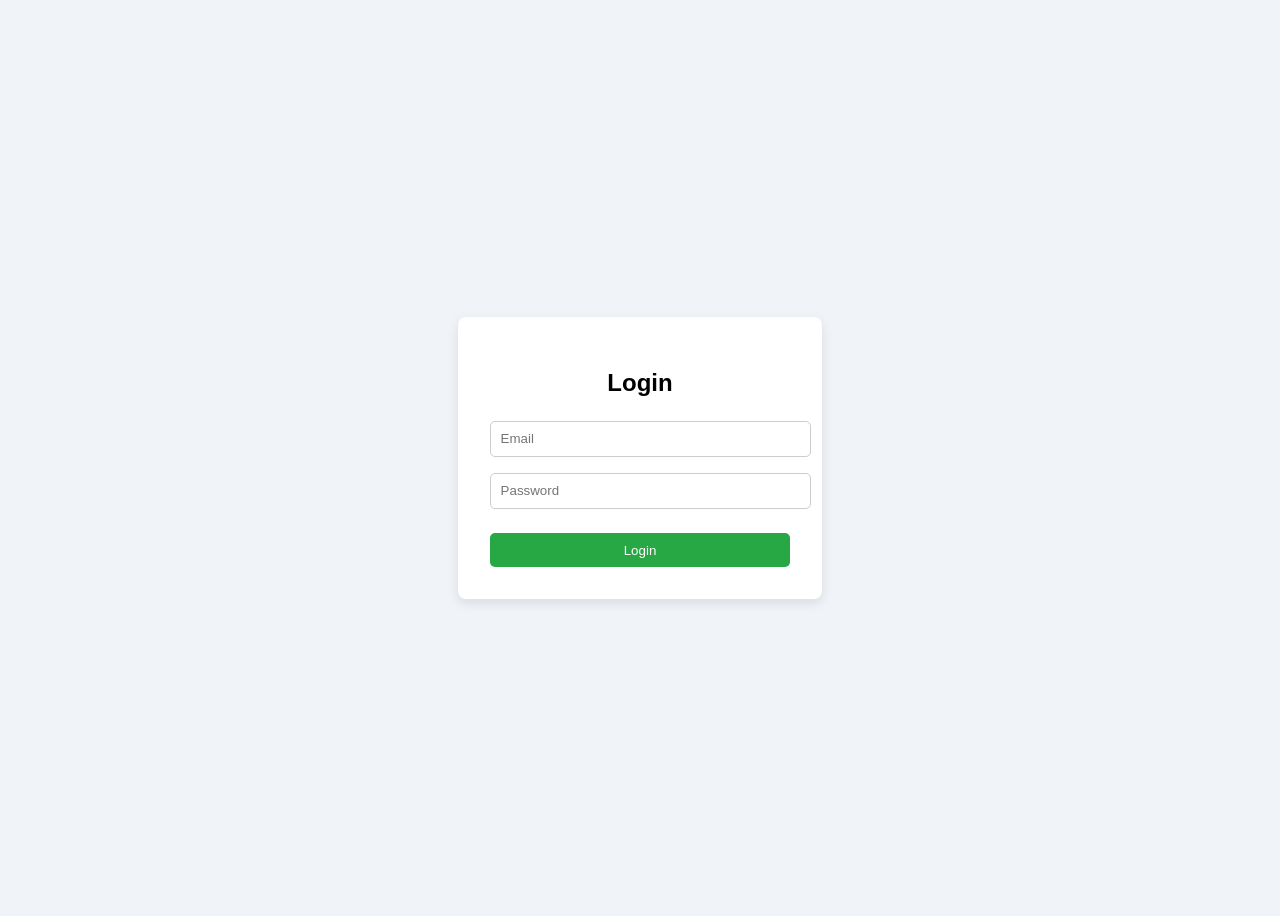
<file: index.html>
<!DOCTYPE html>
<html lang="en">
<head>
  <meta charset="UTF-8">
  <title>Login</title>
  <style>
    body {
      font-family: Arial, sans-serif;
      background: #f0f4f8;
      display: flex;
      justify-content: center;
      align-items: center;
      height: 100vh;
    }
    .login-container {
      background: white;
      padding: 2rem;
      border-radius: 8px;
      box-shadow: 0 4px 12px rgba(0,0,0,0.1);
      width: 300px;
    }
    h2 {
      text-align: center;
      margin-bottom: 1rem;
    }
    input {
      width: 100%;
      padding: 0.6rem;
      margin: 0.5rem 0;
      border: 1px solid #ccc;
      border-radius: 5px;
    }
    .btn {
      width: 100%;
      padding: 0.6rem;
      background: #28a745;
      color: white;
      border: none;
      border-radius: 5px;
      cursor: pointer;
      margin-top: 1rem;
    }
    .btn:hover {
      background: #218838;
    }
    .error {
      color: red;
      font-size: 0.85rem;
    }
    .success {
      color: green;
      font-size: 0.85rem;
    }
  </style>
</head>
<body>

<div class="login-container">
  <h2>Login</h2>
  <form id="loginForm">
    <input type="email" id="email" placeholder="Email" required>
    <input type="password" id="password" placeholder="Password" required>
    <div id="loginMessage" class="error"></div>
    <button type="submit" class="btn">Login</button>
  </form>
</div>

<script>
  const loginForm = document.getElementById("loginForm");
  const loginMessage = document.getElementById("loginMessage");

  loginForm.addEventListener("submit", function (e) {
    e.preventDefault();

    const email = document.getElementById("email").value.trim();
    const password = document.getElementById("password").value;

    if (!email || !password) {
      loginMessage.textContent = "Both fields are required.";
      return;
    }

    // Simulated login logic (in a real app, you'd send this to the backend)
    // For now, just simulate success
    loginMessage.className = "success";
    loginMessage.textContent = "Login successful!";
    
    // Redirect or perform further actions
  });
</script>

</body>
</html>
</file>
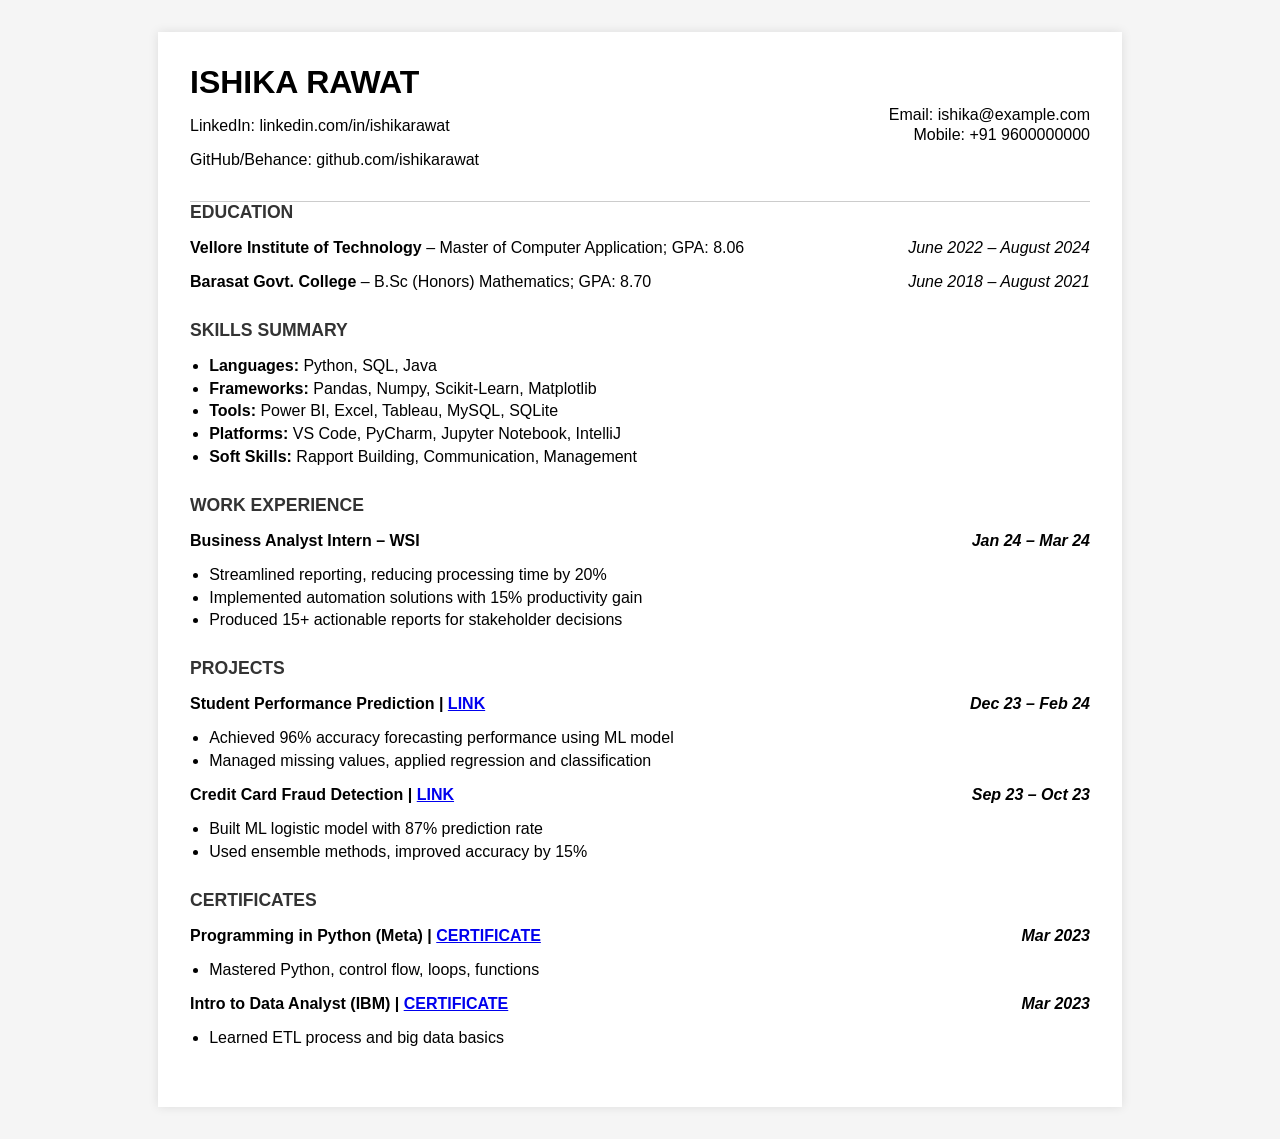
<file: btechlayout.html>
<!DOCTYPE html>
<html lang="en">
<head>
  <meta charset="UTF-8">
  <meta name="viewport" content="width=device-width, initial-scale=1.0">
  <title>Professional Resume</title>
  <style>
    body {
      font-family: Arial, sans-serif;
      margin: 0;
      padding: 2rem;
      background-color: #f5f5f5;
    }
    .resume {
      background: white;
      padding: 2rem;
      max-width: 900px;
      margin: auto;
      box-shadow: 0 0 10px rgba(0,0,0,0.1);
    }
    .section {
      margin-bottom: 1.8rem;
    }
    .header {
      display: flex;
      justify-content: space-between;
      align-items: center;
      border-bottom: 1px solid #ccc;
      padding-bottom: 1rem;
    }
    .header h1 {
      margin: 0;
    }
    .contact {
      text-align: right;
    }
    .contact p {
      margin: 2px 0;
    }
    .sub-section-title {
      font-weight: bold;
      margin-bottom: 0.5rem;
      color: #333;
      font-size: 1.1rem;
    }
    .section ul {
      padding-left: 1.2rem;
    }
    .section li {
      margin-bottom: 0.3rem;
    }
    .project, .job, .cert {
      margin-bottom: 1rem;
    }
    .project-title, .job-title, .cert-title {
      font-weight: bold;
    }
    .date {
      float: right;
      font-style: italic;
    }
    .clear {
      clear: both;
    }
  </style>
</head>
<body>
  <div class="resume">
    <div class="header">
      <div>
        <h1>ISHIKA RAWAT</h1>
        <p>LinkedIn: linkedin.com/in/ishikarawat</p>
        <p>GitHub/Behance: github.com/ishikarawat</p>
      </div>
      <div class="contact">
        <p>Email: ishika@example.com</p>
        <p>Mobile: +91 9600000000</p>
      </div>
    </div>

    <div class="section">
      <div class="sub-section-title">EDUCATION</div>
      <p><strong>Vellore Institute of Technology</strong> – Master of Computer Application; GPA: 8.06 <span class="date">June 2022 – August 2024</span></p>
      <p><strong>Barasat Govt. College</strong> – B.Sc (Honors) Mathematics; GPA: 8.70 <span class="date">June 2018 – August 2021</span></p>
    </div>

    <div class="section">
      <div class="sub-section-title">SKILLS SUMMARY</div>
      <ul>
        <li><strong>Languages:</strong> Python, SQL, Java</li>
        <li><strong>Frameworks:</strong> Pandas, Numpy, Scikit-Learn, Matplotlib</li>
        <li><strong>Tools:</strong> Power BI, Excel, Tableau, MySQL, SQLite</li>
        <li><strong>Platforms:</strong> VS Code, PyCharm, Jupyter Notebook, IntelliJ</li>
        <li><strong>Soft Skills:</strong> Rapport Building, Communication, Management</li>
      </ul>
    </div>

    <div class="section">
      <div class="sub-section-title">WORK EXPERIENCE</div>
      <div class="job">
        <p class="job-title">Business Analyst Intern – WSI <span class="date">Jan 24 – Mar 24</span></p>
        <ul>
          <li>Streamlined reporting, reducing processing time by 20%</li>
          <li>Implemented automation solutions with 15% productivity gain</li>
          <li>Produced 15+ actionable reports for stakeholder decisions</li>
        </ul>
      </div>
    </div>

    <div class="section">
      <div class="sub-section-title">PROJECTS</div>
      <div class="project">
        <p class="project-title">Student Performance Prediction | <a href="#">LINK</a> <span class="date">Dec 23 – Feb 24</span></p>
        <ul>
          <li>Achieved 96% accuracy forecasting performance using ML model</li>
          <li>Managed missing values, applied regression and classification</li>
        </ul>
      </div>
      <div class="project">
        <p class="project-title">Credit Card Fraud Detection | <a href="#">LINK</a> <span class="date">Sep 23 – Oct 23</span></p>
        <ul>
          <li>Built ML logistic model with 87% prediction rate</li>
          <li>Used ensemble methods, improved accuracy by 15%</li>
        </ul>
      </div>
    </div>

    <div class="section">
      <div class="sub-section-title">CERTIFICATES</div>
      <div class="cert">
        <p class="cert-title">Programming in Python (Meta) | <a href="#">CERTIFICATE</a> <span class="date">Mar 2023</span></p>
        <ul>
          <li>Mastered Python, control flow, loops, functions</li>
        </ul>
      </div>
      <div class="cert">
        <p class="cert-title">Intro to Data Analyst (IBM) | <a href="#">CERTIFICATE</a> <span class="date">Mar 2023</span></p>
        <ul>
          <li>Learned ETL process and big data basics</li>
        </ul>
      </div>
    </div>
  </div>
</body>
</html>
</file>
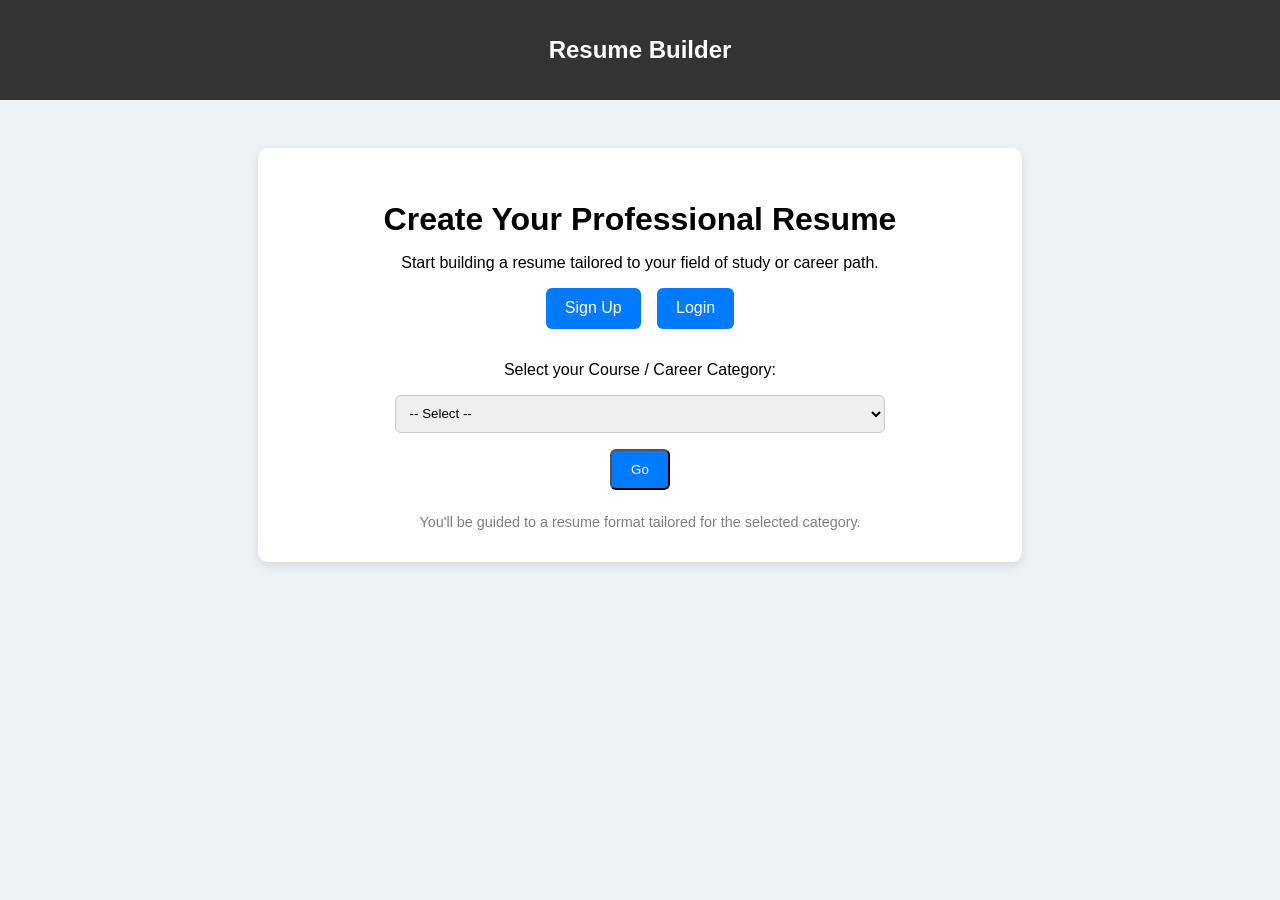
<file: home.html>
<!DOCTYPE html>
<html lang="en">
<head>
  <meta charset="UTF-8">
  <title>Resume Builder | Home</title>
  <style>
    body {
      font-family: Arial, sans-serif;
      background: #eef2f7;
      margin: 0;
      padding: 0;
    }

    header {
      background-color: #333;
      padding: 1rem;
      color: white;
      text-align: center;
    }

    .container {
      max-width: 700px;
      margin: 3rem auto;
      background: white;
      padding: 2rem;
      border-radius: 10px;
      box-shadow: 0 4px 12px rgba(0,0,0,0.1);
    }

    h1 {
      text-align: center;
      margin-bottom: 1rem;
    }

    .btn-container {
      display: flex;
      justify-content: center;
      gap: 1rem;
      margin-bottom: 2rem;
    }

    .btn {
      padding: 0.7rem 1.2rem;
      background-color: #007bff;
      color: white;
      text-decoration: none;
      border-radius: 6px;
      transition: background 0.3s;
    }

    .btn:hover {
      background-color: #0056b3;
    }

    .dropdown-section {
      text-align: center;
    }

    select {
      padding: 0.6rem;
      width: 70%;
      border-radius: 6px;
      border: 1px solid #ccc;
      margin-top: 1rem;
    }

    .note {
      margin-top: 1.5rem;
      color: gray;
      font-size: 0.9rem;
    }

    .go-btn {
      margin-top: 1rem;
    }
  </style>
</head>
<body>

<header>
  <h2>Resume Builder</h2>
</header>

<div class="container">
  <h1>Create Your Professional Resume</h1>
  <p style="text-align:center;">Start building a resume tailored to your field of study or career path.</p>

  <div class="btn-container">
    <a href="signup.html" class="btn">Sign Up</a>
    <a href="login.html" class="btn">Login</a>
  </div>

  <div class="dropdown-section">
    <label for="course">Select your Course / Career Category:</label><br>
    <select id="course">
      <option value="">-- Select --</option>
      <option value="ba.html">Bachelor's Degree (B.A, B.Com, B.Sc)</option>
      <option value="btech.html">B.Tech / B.E</option>
      <option value="mtech.html">M.Tech / M.E</option>
      <option value="mba.html">MBA</option>
      <option value="bba.html">BBA</option>
      <option value="mca.html">MCA</option>
      <option value="bca.html">BCA</option>
      <option value="llb.html">LLB</option>
      <option value="llm.html">LLM</option>
      <option value="phd.html">PhD</option>
      <option value="diploma.html">Diploma Courses</option>
      <option value="iti.html">ITI / Vocational</option>
      <option value="medical.html">Medical (MBBS, BDS, Nursing)</option>
      <option value="teaching.html">Teaching (B.Ed, M.Ed, NET)</option>
      <option value="design.html">Design & Media (BFA, MFA, B.Des, M.Des)</option>
      <option value="finance.html">Finance (CA, CFA, CMA, CS)</option>
      <option value="govt.html">Government Exams (UPSC, SSC, Banking)</option>
      <option value="freelancer.html">Freelancer / Creative Portfolio</option>
      <option value="others.html">Others</option>
    </select>

    <br>
    <button class="btn go-btn" onclick="redirectToCourse()">Go</button>

    <div class="note">
      You'll be guided to a resume format tailored for the selected category.
    </div>
  </div>
</div>

<script>
  function redirectToCourse() {
    const selected = document.getElementById("course").value;
    if (selected) {
      window.location.href = selected;
    } else {
      alert("Please select a course before proceeding.");
    }
  }
</script>

</body>
</html>
</file>
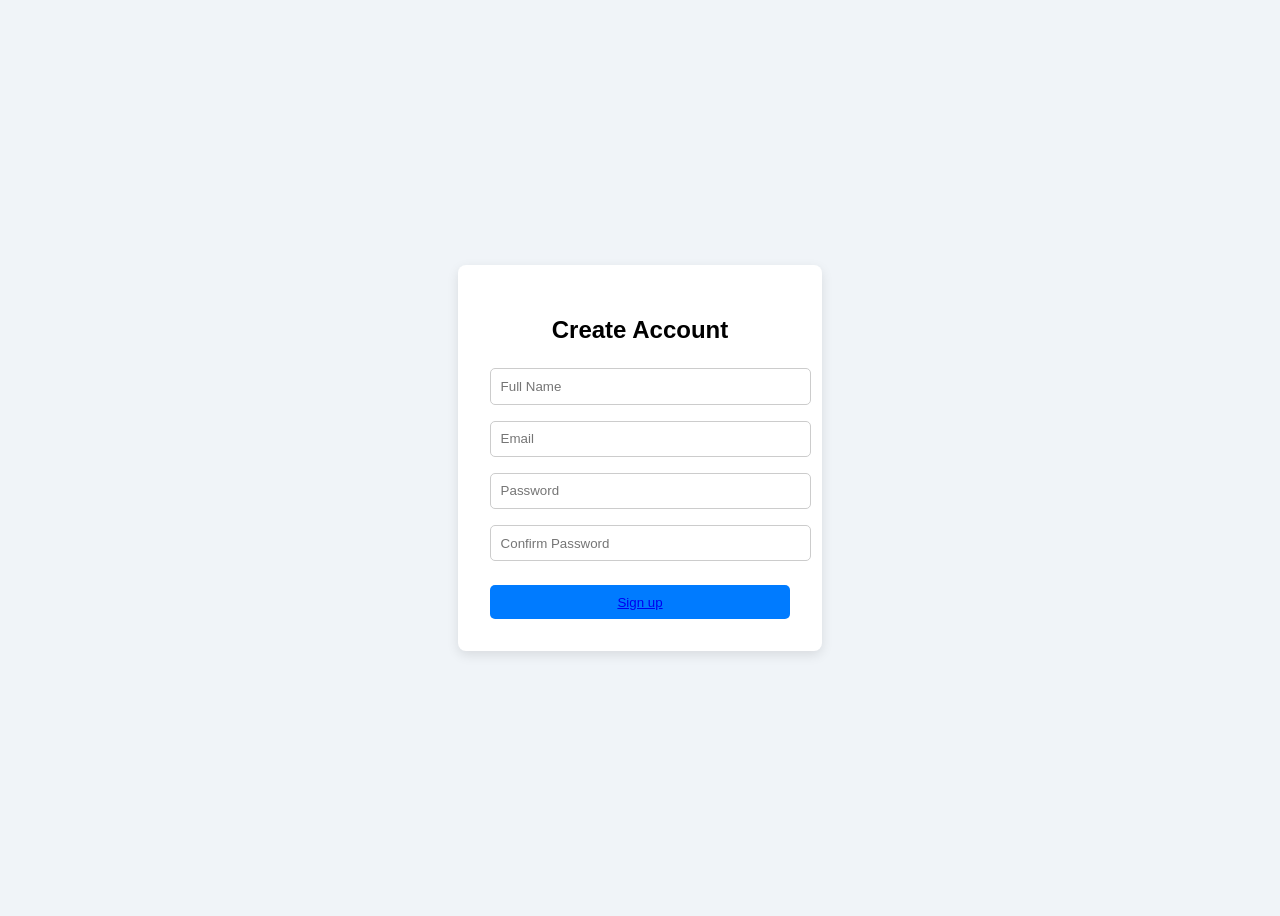
<file: Signup.html>
<!DOCTYPE html>
<html lang="en">
<head>
  <meta charset="UTF-8">
  <title>Sign Up</title>
  <link rel="stylesheet" href="style.css">
 
</head>
<body>

<div class="signup-container">
  <h2>Create Account</h2>
  <form id="signupForm">
    <input type="text" id="name" placeholder="Full Name" required>
    <input type="email" id="email" placeholder="Email" required>
    <input type="password" id="password" placeholder="Password" required>
    <input type="password" id="confirmPassword" placeholder="Confirm Password" required>
    <div id="message" class="error"></div>
    <button type="submit" class="btn"><a href="home.html">Sign up</a></button>
  </form>
</div>

<script>
  const form = document.getElementById("signupForm");
  const message = document.getElementById("message");

  function isStrongPassword(password) {
    // At least 8 characters, one number, one uppercase, one lowercase, one special character
    const regex = /^(?=.*[a-z])(?=.*[A-Z])(?=.*\d)(?=.*[\W_]).{8,}$/;
    return regex.test(password);
  }

  form.addEventListener("submit", function (e) {
    e.preventDefault();

    const name = document.getElementById("name").value.trim();
    const email = document.getElementById("email").value.trim();
    const password = document.getElementById("password").value;
    const confirmPassword = document.getElementById("confirmPassword").value;

    if (!name || !email || !password || !confirmPassword) {
      message.textContent = "Please fill out all fields.";
      return;
    }

    if (!isStrongPassword(password)) {
      message.textContent = "Password must be at least 8 characters and include uppercase, lowercase, number, and special character.";
      return;
    }

    if (password !== confirmPassword) {
      message.textContent = "Passwords do not match.";
      return;
    }

    message.className = "success";
    message.textContent = "Signup successful!";
    setTimeout(() => {
      window.location.href = "home.html"; // Redirect to home page
    }, 1500);
    
    // Here you can POST data to the server or save it locally
  });
</script>

</body>
</html>
</file>
<file: style.css>
body {
  font-family: Arial, sans-serif;
  background: #f0f4f8;
  display: flex;
  justify-content: center;
  align-items: center;
  height: 100vh;
}
.signup-container {
  background: white;
  padding: 2rem;
  border-radius: 8px;
  box-shadow: 0 4px 12px rgba(0,0,0,0.1);
  width: 300px;
}
h2 {
  text-align: center;
  margin-bottom: 1rem;
}
input {
  width: 100%;
  padding: 0.6rem;
  margin: 0.5rem 0;
  border: 1px solid #ccc;
  border-radius: 5px;
}
.btn {
  width: 100%;
  padding: 0.6rem;
  background: #007bff;
  color: white;
  border: none;
  border-radius: 5px;
  cursor: pointer;
  margin-top: 1rem;
}
.btn:hover {
  background: #0056b3;
}
.error {
  color: red;
  font-size: 0.85rem;
}
.success {
  color: green;
  font-size: 0.85rem;
}
</file>
